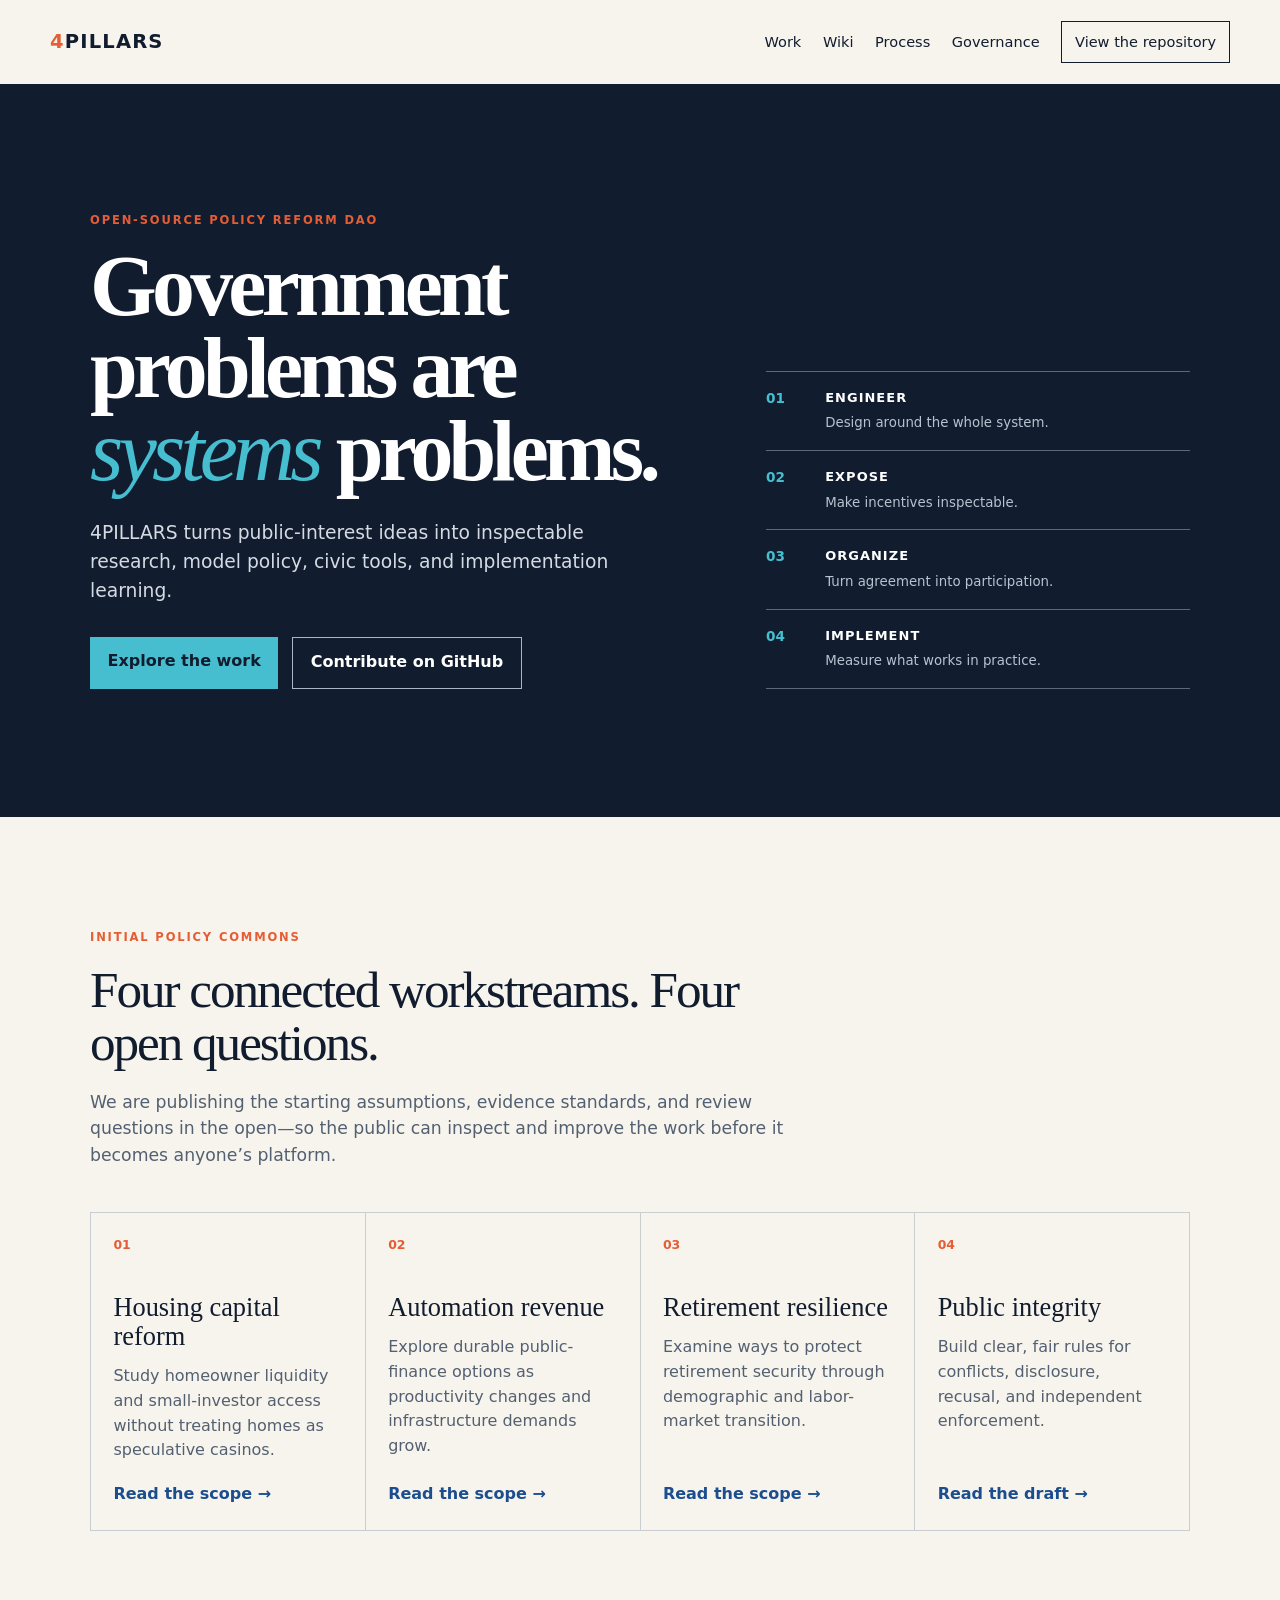
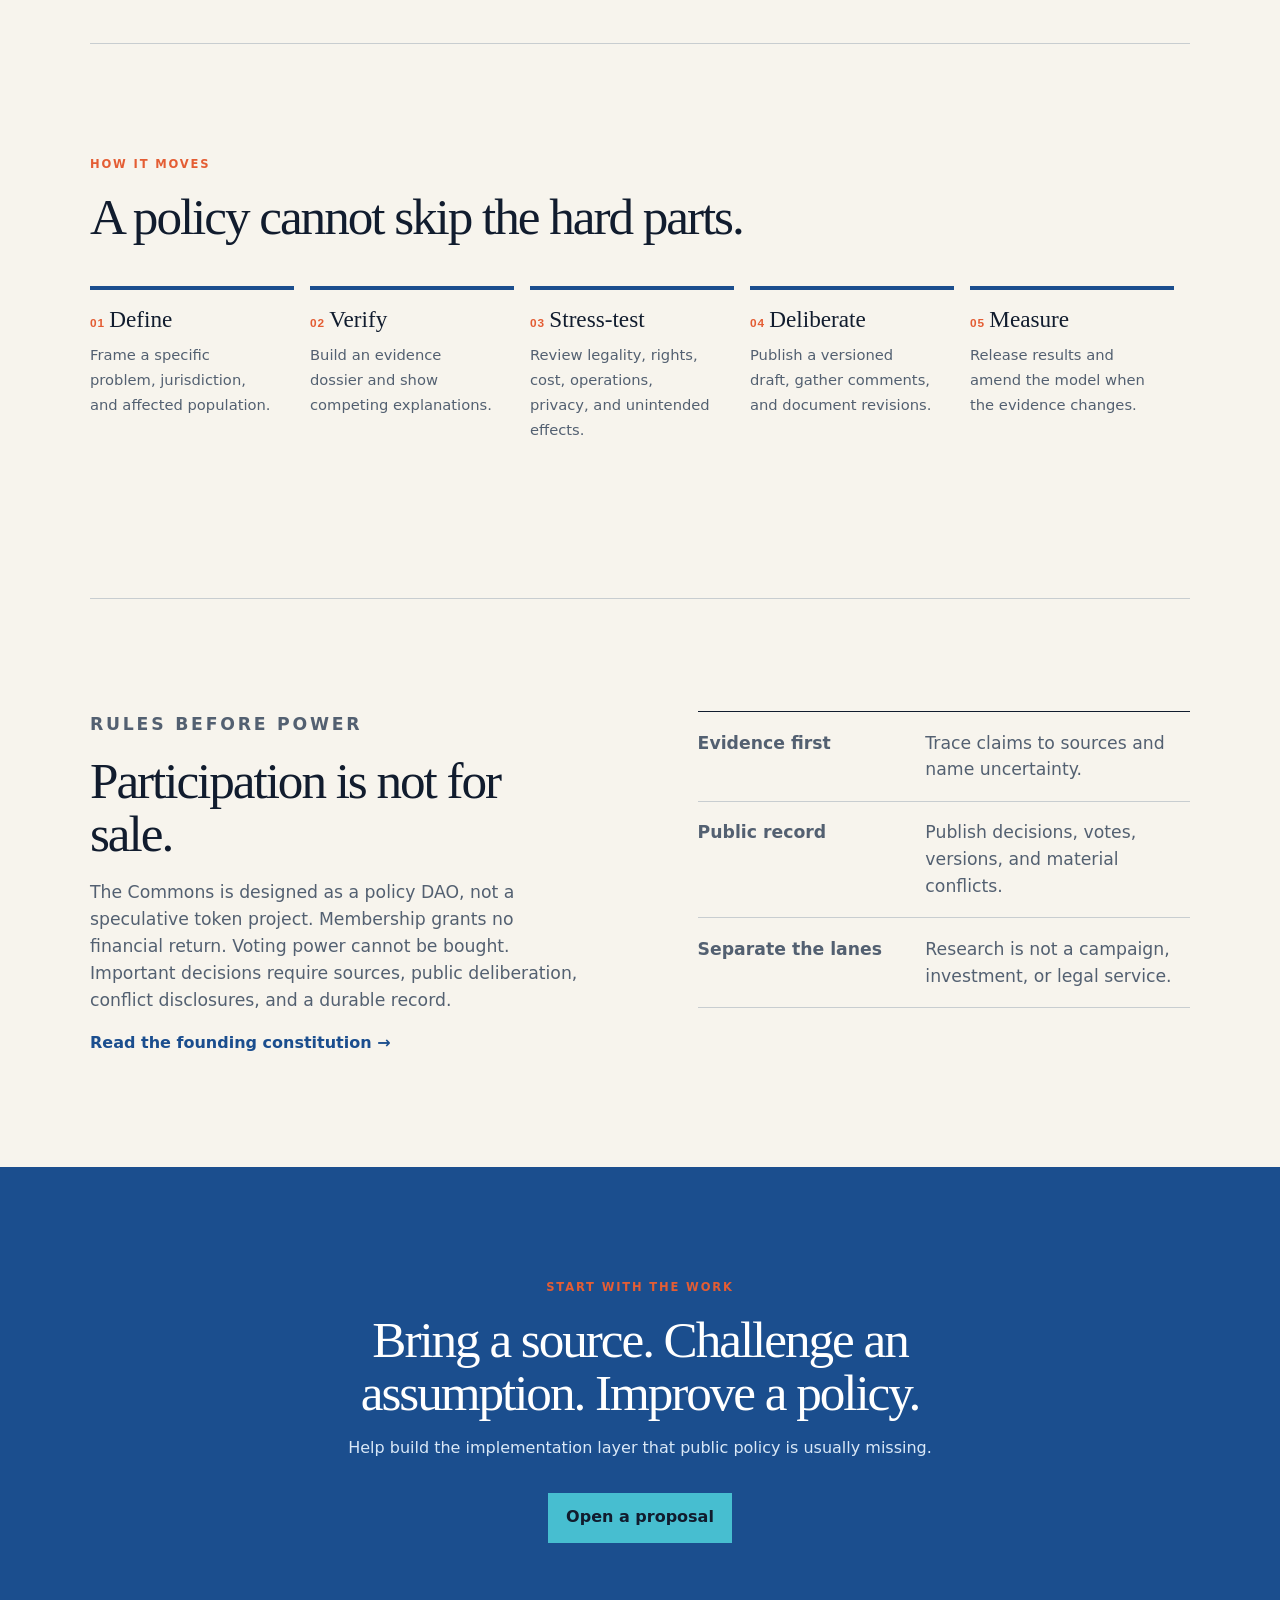
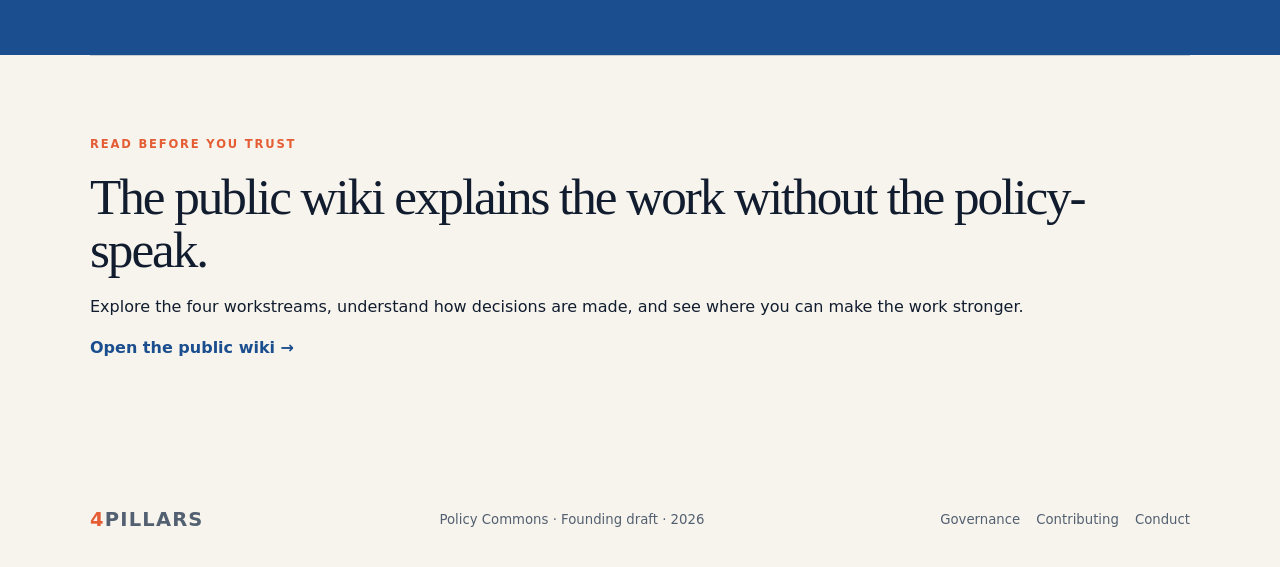
<file: site/index.html>
<!doctype html>
<html lang="en">
  <head>
    <meta charset="utf-8">
    <meta name="viewport" content="width=device-width, initial-scale=1">
    <meta name="description" content="4PILLARS Policy Commons — an open-source civic policy reform DAO.">
    <title>4PILLARS Policy Commons</title>
    <link rel="stylesheet" href="styles.css">
  </head>
  <body>
    <a class="skip-link" href="#main">Skip to content</a>
    <header class="site-header">
      <a class="brand" href="#top" aria-label="4PILLARS home"><span>4</span>PILLARS</a>
      <button class="menu-button" type="button" aria-expanded="false" aria-controls="main-nav">Menu</button>
      <nav id="main-nav" aria-label="Primary">
        <a href="#work">Work</a>
        <a href="wiki.html">Wiki</a>
        <a href="#process">Process</a>
        <a href="#governance">Governance</a>
        <a class="nav-cta" href="https://github.com/" data-repo-link>View the repository</a>
      </nav>
    </header>

    <main id="main">
      <section id="top" class="hero">
        <div class="hero-copy">
          <p class="eyebrow">Open-source policy reform DAO</p>
          <h1>Government problems are <em>systems</em> problems.</h1>
          <p class="lede">4PILLARS turns public-interest ideas into inspectable research, model policy, civic tools, and implementation learning.</p>
          <div class="actions">
            <a class="button primary" href="#work">Explore the work</a>
            <a class="button secondary" href="https://github.com/" data-repo-link>Contribute on GitHub</a>
          </div>
        </div>
        <aside class="hero-panel" aria-label="The four pillars">
          <div><b>01</b><span>Engineer</span><small>Design around the whole system.</small></div>
          <div><b>02</b><span>Expose</span><small>Make incentives inspectable.</small></div>
          <div><b>03</b><span>Organize</span><small>Turn agreement into participation.</small></div>
          <div><b>04</b><span>Implement</span><small>Measure what works in practice.</small></div>
        </aside>
      </section>

      <section id="work" class="section work-section">
        <div class="section-heading">
          <p class="eyebrow">Initial policy commons</p>
          <h2>Four connected workstreams. Four open questions.</h2>
          <p>We are publishing the starting assumptions, evidence standards, and review questions in the open—so the public can inspect and improve the work before it becomes anyone’s platform.</p>
        </div>
        <div class="card-grid">
          <article class="policy-card"><span>01</span><h3>Housing capital reform</h3><p>Study homeowner liquidity and small-investor access without treating homes as speculative casinos.</p><a href="../policies/housing-capital-reform.md">Read the scope <span aria-hidden="true">→</span></a></article>
          <article class="policy-card"><span>02</span><h3>Automation revenue</h3><p>Explore durable public-finance options as productivity changes and infrastructure demands grow.</p><a href="../policies/automation-revenue-architecture.md">Read the scope <span aria-hidden="true">→</span></a></article>
          <article class="policy-card"><span>03</span><h3>Retirement resilience</h3><p>Examine ways to protect retirement security through demographic and labor-market transition.</p><a href="../policies/retirement-resilience.md">Read the scope <span aria-hidden="true">→</span></a></article>
          <article class="policy-card"><span>04</span><h3>Public integrity</h3><p>Build clear, fair rules for conflicts, disclosure, recusal, and independent enforcement.</p><a href="../policies/public-integrity-standard.md">Read the draft <span aria-hidden="true">→</span></a></article>
        </div>
      </section>

      <section id="process" class="section process-section">
        <div class="section-heading">
          <p class="eyebrow">How it moves</p>
          <h2>A policy cannot skip the hard parts.</h2>
        </div>
        <ol class="steps">
          <li><b>Define</b><span>Frame a specific problem, jurisdiction, and affected population.</span></li>
          <li><b>Verify</b><span>Build an evidence dossier and show competing explanations.</span></li>
          <li><b>Stress-test</b><span>Review legality, rights, cost, operations, privacy, and unintended effects.</span></li>
          <li><b>Deliberate</b><span>Publish a versioned draft, gather comments, and document revisions.</span></li>
          <li><b>Measure</b><span>Release results and amend the model when the evidence changes.</span></li>
        </ol>
      </section>

      <section id="governance" class="section governance-section">
        <div>
          <p class="eyebrow">Rules before power</p>
          <h2>Participation is not for sale.</h2>
          <p>The Commons is designed as a policy DAO, not a speculative token project. Membership grants no financial return. Voting power cannot be bought. Important decisions require sources, public deliberation, conflict disclosures, and a durable record.</p>
          <a class="text-link" href="../governance/DAO-CONSTITUTION.md">Read the founding constitution <span aria-hidden="true">→</span></a>
        </div>
        <div class="principles">
          <p><b>Evidence first</b><span>Trace claims to sources and name uncertainty.</span></p>
          <p><b>Public record</b><span>Publish decisions, votes, versions, and material conflicts.</span></p>
          <p><b>Separate the lanes</b><span>Research is not a campaign, investment, or legal service.</span></p>
        </div>
      </section>

      <section class="join-section">
        <p class="eyebrow">Start with the work</p>
        <h2>Bring a source. Challenge an assumption. Improve a policy.</h2>
        <p>Help build the implementation layer that public policy is usually missing.</p>
        <a class="button primary" href="https://github.com/" data-repo-link>Open a proposal</a>
      </section>

      <section class="section wiki-callout">
        <p class="eyebrow">Read before you trust</p>
        <h2>The public wiki explains the work without the policy-speak.</h2>
        <p>Explore the four workstreams, understand how decisions are made, and see where you can make the work stronger.</p>
        <a class="text-link" href="wiki.html">Open the public wiki <span aria-hidden="true">→</span></a>
      </section>
    </main>

    <footer>
      <a class="brand" href="#top"><span>4</span>PILLARS</a>
      <p>Policy Commons · Founding draft · 2026</p>
      <p><a href="../GOVERNANCE.md">Governance</a><a href="../CONTRIBUTING.md">Contributing</a><a href="../CODE_OF_CONDUCT.md">Conduct</a></p>
    </footer>
    <script src="app.js"></script>
  </body>
</html>
</file>
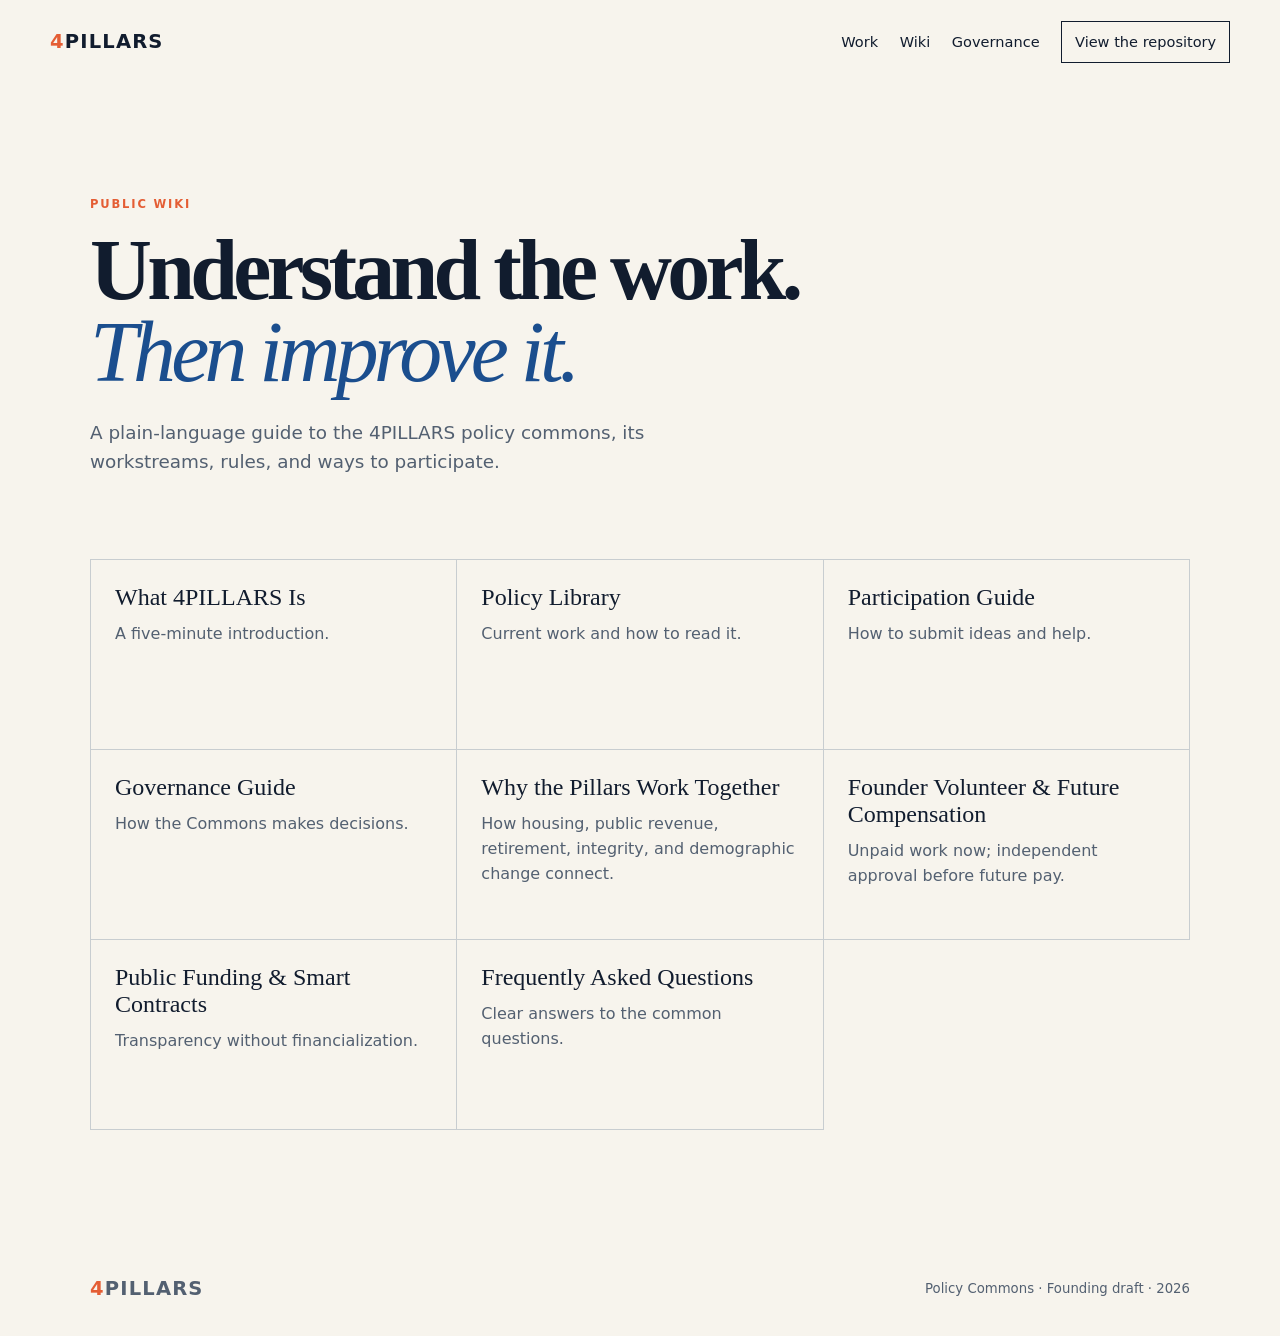
<file: site/wiki.html>
<!doctype html>
<html lang="en">
  <head>
    <meta charset="utf-8">
    <meta name="viewport" content="width=device-width, initial-scale=1">
    <meta name="description" content="Public wiki for the 4PILLARS Policy Commons.">
    <title>4PILLARS Public Wiki</title>
    <link rel="stylesheet" href="styles.css">
  </head>
  <body>
    <header class="site-header">
      <a class="brand" href="index.html"><span>4</span>PILLARS</a>
      <nav aria-label="Primary">
        <a href="index.html#work">Work</a>
        <a href="wiki.html">Wiki</a>
        <a href="index.html#governance">Governance</a>
        <a class="nav-cta" href="https://github.com/FOURPILLARSFOUNDATION/4pillars-policy-dao">View the repository</a>
      </nav>
    </header>
    <main>
      <section class="section wiki-intro">
        <p class="eyebrow">Public wiki</p>
        <h1>Understand the work.<br><em>Then improve it.</em></h1>
        <p class="lede wiki-lede">A plain-language guide to the 4PILLARS policy commons, its workstreams, rules, and ways to participate.</p>
      </section>
      <section class="section wiki-grid-section">
        <div class="wiki-grid">
          <a href="https://github.com/FOURPILLARSFOUNDATION/4pillars-policy-dao/wiki/What-4PILLARS-Is"><b>What 4PILLARS Is</b><span>A five-minute introduction.</span></a>
          <a href="https://github.com/FOURPILLARSFOUNDATION/4pillars-policy-dao/wiki/Policy-Library"><b>Policy Library</b><span>Current work and how to read it.</span></a>
          <a href="https://github.com/FOURPILLARSFOUNDATION/4pillars-policy-dao/wiki/Participation-Guide"><b>Participation Guide</b><span>How to submit ideas and help.</span></a>
          <a href="https://github.com/FOURPILLARSFOUNDATION/4pillars-policy-dao/wiki/Governance-Guide"><b>Governance Guide</b><span>How the Commons makes decisions.</span></a>
          <a href="../wiki/Systems-Interdependence-and-Demographic-Pressure.md"><b>Why the Pillars Work Together</b><span>How housing, public revenue, retirement, integrity, and demographic change connect.</span></a>
          <a href="../governance/FOUNDER-VOLUNTEER-AND-COMPENSATION.md"><b>Founder Volunteer &amp; Future Compensation</b><span>Unpaid work now; independent approval before future pay.</span></a>
          <a href="https://github.com/FOURPILLARSFOUNDATION/4pillars-policy-dao/wiki/Public-Funding-and-Smart-Contracts"><b>Public Funding & Smart Contracts</b><span>Transparency without financialization.</span></a>
          <a href="https://github.com/FOURPILLARSFOUNDATION/4pillars-policy-dao/wiki/FAQ"><b>Frequently Asked Questions</b><span>Clear answers to the common questions.</span></a>
        </div>
      </section>
    </main>
    <footer>
      <a class="brand" href="index.html"><span>4</span>PILLARS</a>
      <p>Policy Commons · Founding draft · 2026</p>
    </footer>
  </body>
</html>
</file>
<file: site/styles.css>
:root {
  --ink: #111c2e;
  --paper: #f7f4ed;
  --blue: #1b4e8e;
  --bright: #47bed0;
  --line: #c8cdd0;
  --muted: #536071;
  --orange: #e45d34;
}

* { box-sizing: border-box; }
html { scroll-behavior: smooth; }
body { margin: 0; background: var(--paper); color: var(--ink); font: 16px/1.55 Inter, ui-sans-serif, system-ui, -apple-system, BlinkMacSystemFont, "Segoe UI", sans-serif; }
a { color: inherit; }
.skip-link { position: absolute; left: -10000px; top: auto; }
.skip-link:focus { left: 1rem; top: 1rem; z-index: 5; background: white; padding: .65rem 1rem; }
.site-header { width: min(1180px, calc(100% - 3rem)); height: 84px; display: flex; align-items: center; justify-content: space-between; margin: auto; }
.brand { font-size: 1.22rem; font-weight: 800; letter-spacing: .06em; text-decoration: none; }
.brand span { color: var(--orange); }
nav { display: flex; gap: 1.35rem; align-items: center; font-size: .91rem; }
nav a { text-decoration: none; }
nav a:not(.nav-cta):hover, .text-link:hover { text-decoration: underline; text-underline-offset: .25rem; }
.nav-cta { padding: .55rem .8rem; border: 1px solid var(--ink); }
.menu-button { display: none; background: none; border: 1px solid var(--ink); padding: .45rem .7rem; color: var(--ink); }
.hero { background: var(--ink); color: white; display: grid; grid-template-columns: 1.15fr .85fr; gap: clamp(2rem, 8vw, 8rem); padding: clamp(4.5rem, 10vw, 8.5rem) max(1.5rem, calc((100vw - 1100px)/2)); }
.hero-copy { max-width: 680px; }
.eyebrow { margin: 0 0 1rem; font-weight: 800; font-size: .72rem; letter-spacing: .16em; text-transform: uppercase; color: var(--orange); }
h1, h2, h3, p { margin-top: 0; }
h1 { font-family: Georgia, serif; font-size: clamp(3rem, 6.7vw, 6rem); line-height: .96; letter-spacing: -.055em; margin-bottom: 1.55rem; }
h1 em { color: var(--bright); font-weight: 400; }
.lede { max-width: 565px; color: #d5dbe3; font-size: 1.17rem; }
.actions { display: flex; gap: .85rem; flex-wrap: wrap; margin-top: 2rem; }
.button { display: inline-block; padding: .8rem 1.1rem; text-decoration: none; font-weight: 750; }
.primary { background: var(--bright); color: var(--ink); }
.secondary { border: 1px solid #aab6c5; color: white; }
.hero-panel { align-self: end; border-top: 1px solid #5a687c; }
.hero-panel div { display: grid; grid-template-columns: 3rem 1fr; gap: .35rem .7rem; padding: 1rem 0; border-bottom: 1px solid #5a687c; }
.hero-panel b { color: var(--bright); font-size: .85rem; grid-row: span 2; }
.hero-panel span { font-weight: 780; text-transform: uppercase; letter-spacing: .08em; font-size: .81rem; }
.hero-panel small { color: #b9c2cf; }
.section { max-width: 1100px; margin: auto; padding: 7rem 0; }
.section-heading { max-width: 720px; margin-bottom: 2.7rem; }
h2 { font: 400 clamp(2.2rem, 4vw, 4rem)/1.04 Georgia, serif; letter-spacing: -.04em; margin-bottom: 1.2rem; }
.section-heading > p:not(.eyebrow), .governance-section > div > p { color: var(--muted); font-size: 1.08rem; }
.card-grid { display: grid; grid-template-columns: repeat(4, 1fr); border-top: 1px solid var(--line); border-left: 1px solid var(--line); }
.policy-card { min-height: 290px; padding: 1.4rem; border-right: 1px solid var(--line); border-bottom: 1px solid var(--line); display: flex; flex-direction: column; }
.policy-card > span { color: var(--orange); font-weight: 800; font-size: .78rem; }
h3 { font: 400 1.65rem/1.1 Georgia, serif; margin: 2.4rem 0 .8rem; }
.policy-card p { color: var(--muted); margin-bottom: 1.2rem; }
.policy-card a, .text-link { margin-top: auto; color: var(--blue); font-weight: 750; text-decoration: none; }
.process-section { border-top: 1px solid var(--line); }
.steps { list-style: none; counter-reset: steps; padding: 0; margin: 0; display: grid; grid-template-columns: repeat(5, 1fr); }
.steps li { min-height: 200px; padding: 1rem 1.15rem 1rem 0; margin-right: 1rem; border-top: 4px solid var(--blue); }
.steps b { display: block; font: 400 1.45rem Georgia, serif; margin-bottom: .65rem; }
.steps b::before { counter-increment: steps; content: counter(steps, decimal-leading-zero) " "; color: var(--orange); font: 800 .74rem Inter, sans-serif; letter-spacing: .08em; }
.steps span { color: var(--muted); font-size: .92rem; }
.governance-section { display: grid; grid-template-columns: 1fr 1fr; gap: clamp(2rem, 9vw, 8rem); border-top: 1px solid var(--line); }
.principles { border-top: 1px solid var(--ink); }
.principles p { display: grid; grid-template-columns: 1fr 1.25fr; gap: 1rem; padding: 1.1rem 0; margin: 0; border-bottom: 1px solid var(--line); }
.principles span { color: var(--muted); }
.join-section { padding: 7rem 1.5rem; text-align: center; color: white; background: var(--blue); }
.join-section h2 { max-width: 720px; margin: 0 auto 1rem; }
.join-section > p:not(.eyebrow) { color: #d9e8f7; }
.join-section .primary { margin-top: 1rem; background: var(--bright); }
footer { max-width: 1100px; margin: auto; padding: 2rem 0; display: flex; align-items: center; justify-content: space-between; gap: 1rem; font-size: .83rem; color: var(--muted); }
footer p { margin: 0; } footer p:last-child { display: flex; gap: 1rem; } footer a { text-decoration: none; }
.wiki-intro { padding-bottom: 3rem; }
.wiki-intro h1 { color: var(--ink); max-width: 820px; }
.wiki-intro h1 em { color: var(--blue); }
.wiki-lede { color: var(--muted); max-width: 650px; font-size: 1.15rem; }
.wiki-grid-section { padding-top: 1rem; }
.wiki-grid { display: grid; grid-template-columns: repeat(3, 1fr); border-top: 1px solid var(--line); border-left: 1px solid var(--line); }
.wiki-grid a { min-height: 190px; padding: 1.5rem; border-right: 1px solid var(--line); border-bottom: 1px solid var(--line); text-decoration: none; }
.wiki-grid a:hover { background: #ebe8e0; }
.wiki-grid b { display: block; font: 400 1.5rem Georgia, serif; margin-bottom: .7rem; }
.wiki-grid span { color: var(--muted); }
.wiki-callout { border-top: 1px solid var(--line); padding-top: 5rem; }

@media (max-width: 800px) {
  .site-header, .section, footer { width: min(100% - 2rem, 1100px); }
  .site-header { height: 70px; position: relative; }
  .menu-button { display: block; }
  nav { display: none; position: absolute; right: 0; top: 62px; z-index: 2; padding: 1rem; background: white; border: 1px solid var(--line); flex-direction: column; align-items: stretch; min-width: 200px; }
  nav.open { display: flex; }
  .hero { grid-template-columns: 1fr; padding-top: 4rem; }
  .card-grid { grid-template-columns: repeat(2, 1fr); }
  .wiki-grid { grid-template-columns: repeat(2, 1fr); }
  .steps { grid-template-columns: 1fr; }
  .steps li { min-height: 0; }
  .governance-section { grid-template-columns: 1fr; }
}
@media (max-width: 500px) {
  .card-grid { grid-template-columns: 1fr; }
  .wiki-grid { grid-template-columns: 1fr; }
  footer { align-items: flex-start; flex-direction: column; }
}
</file>
